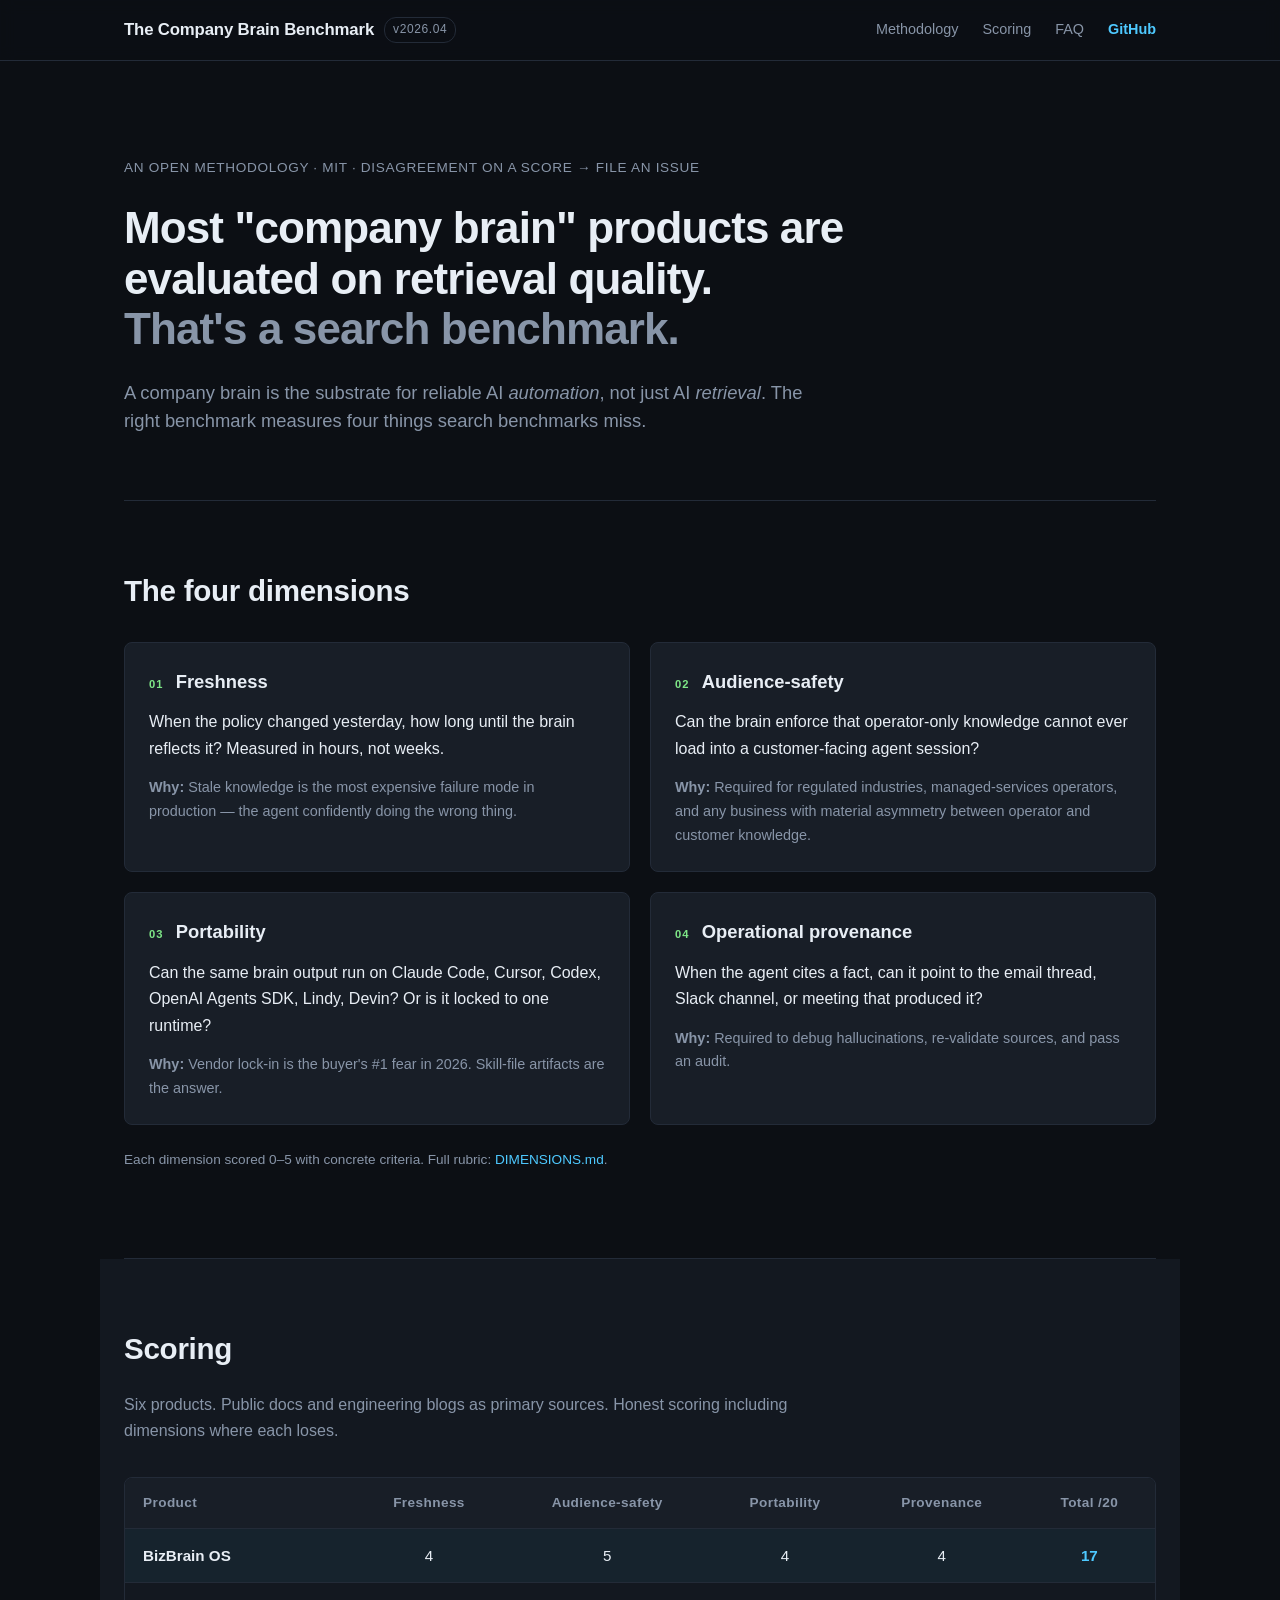
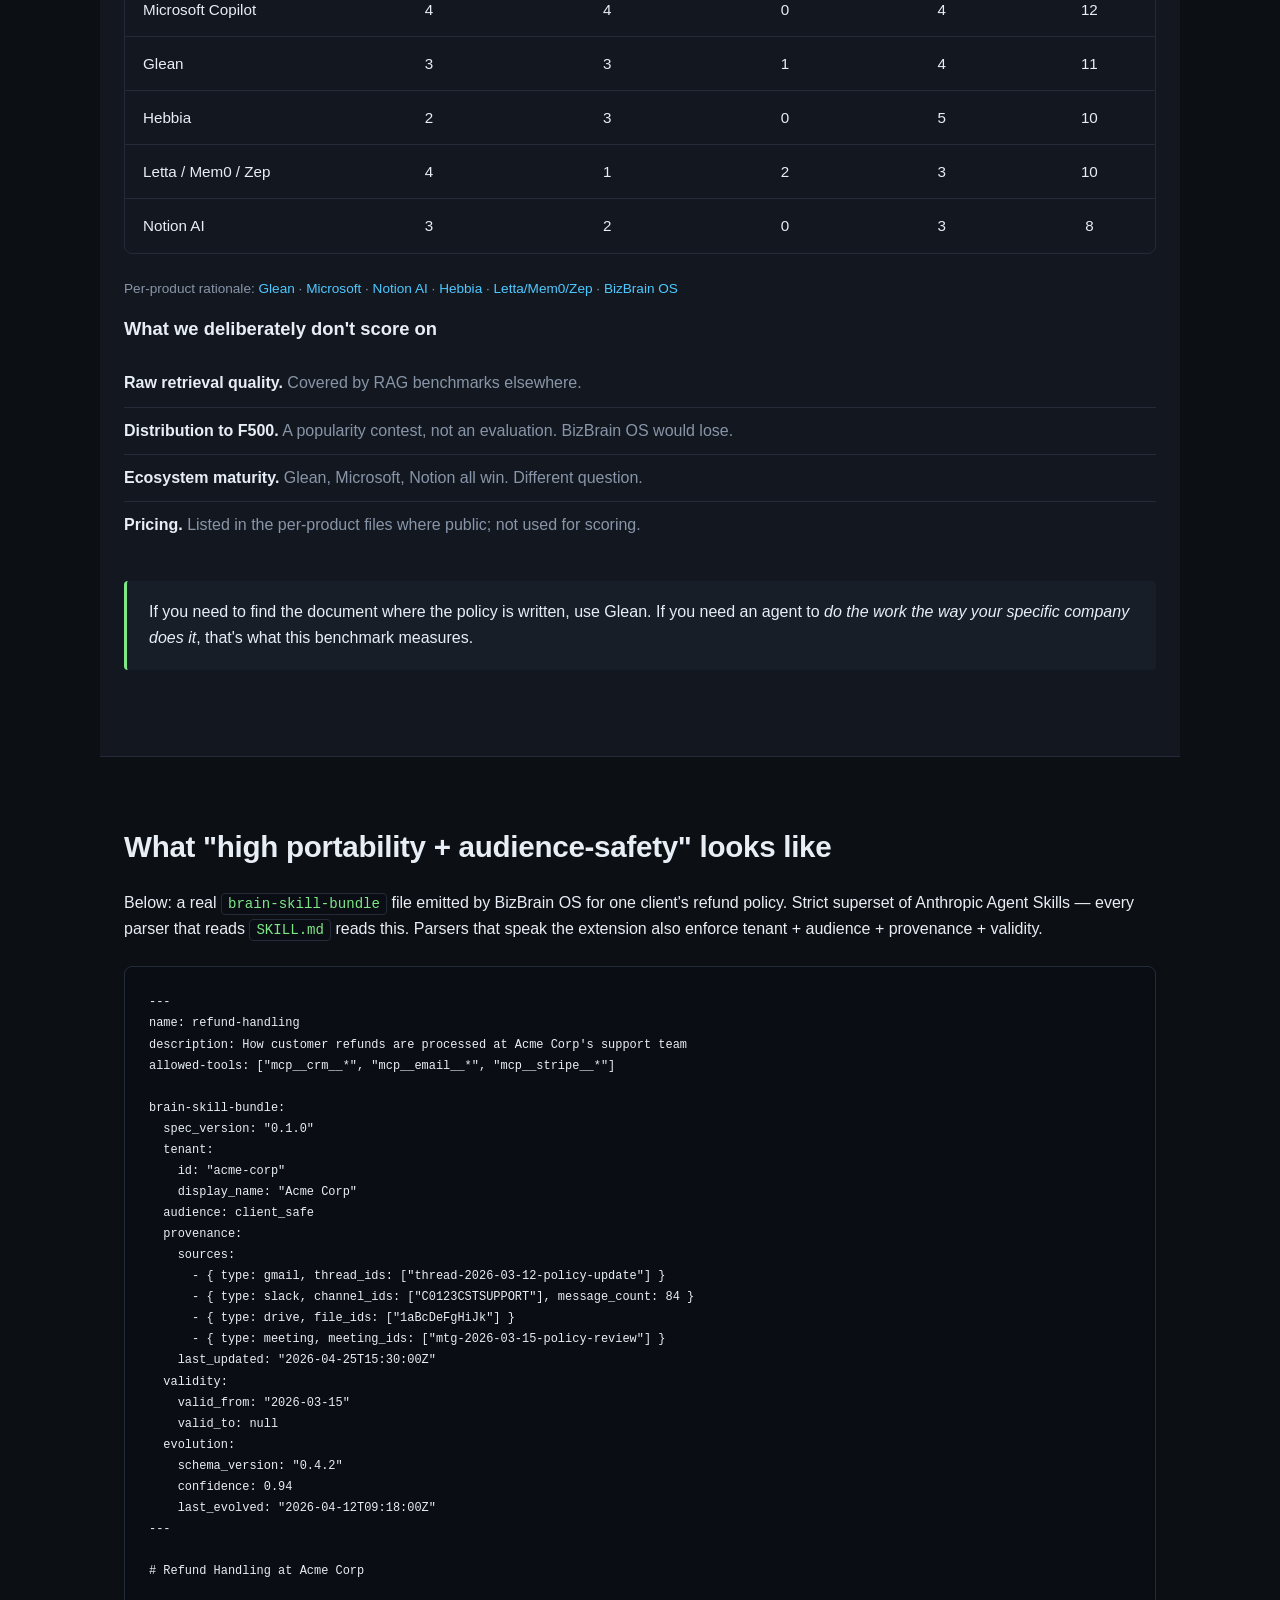
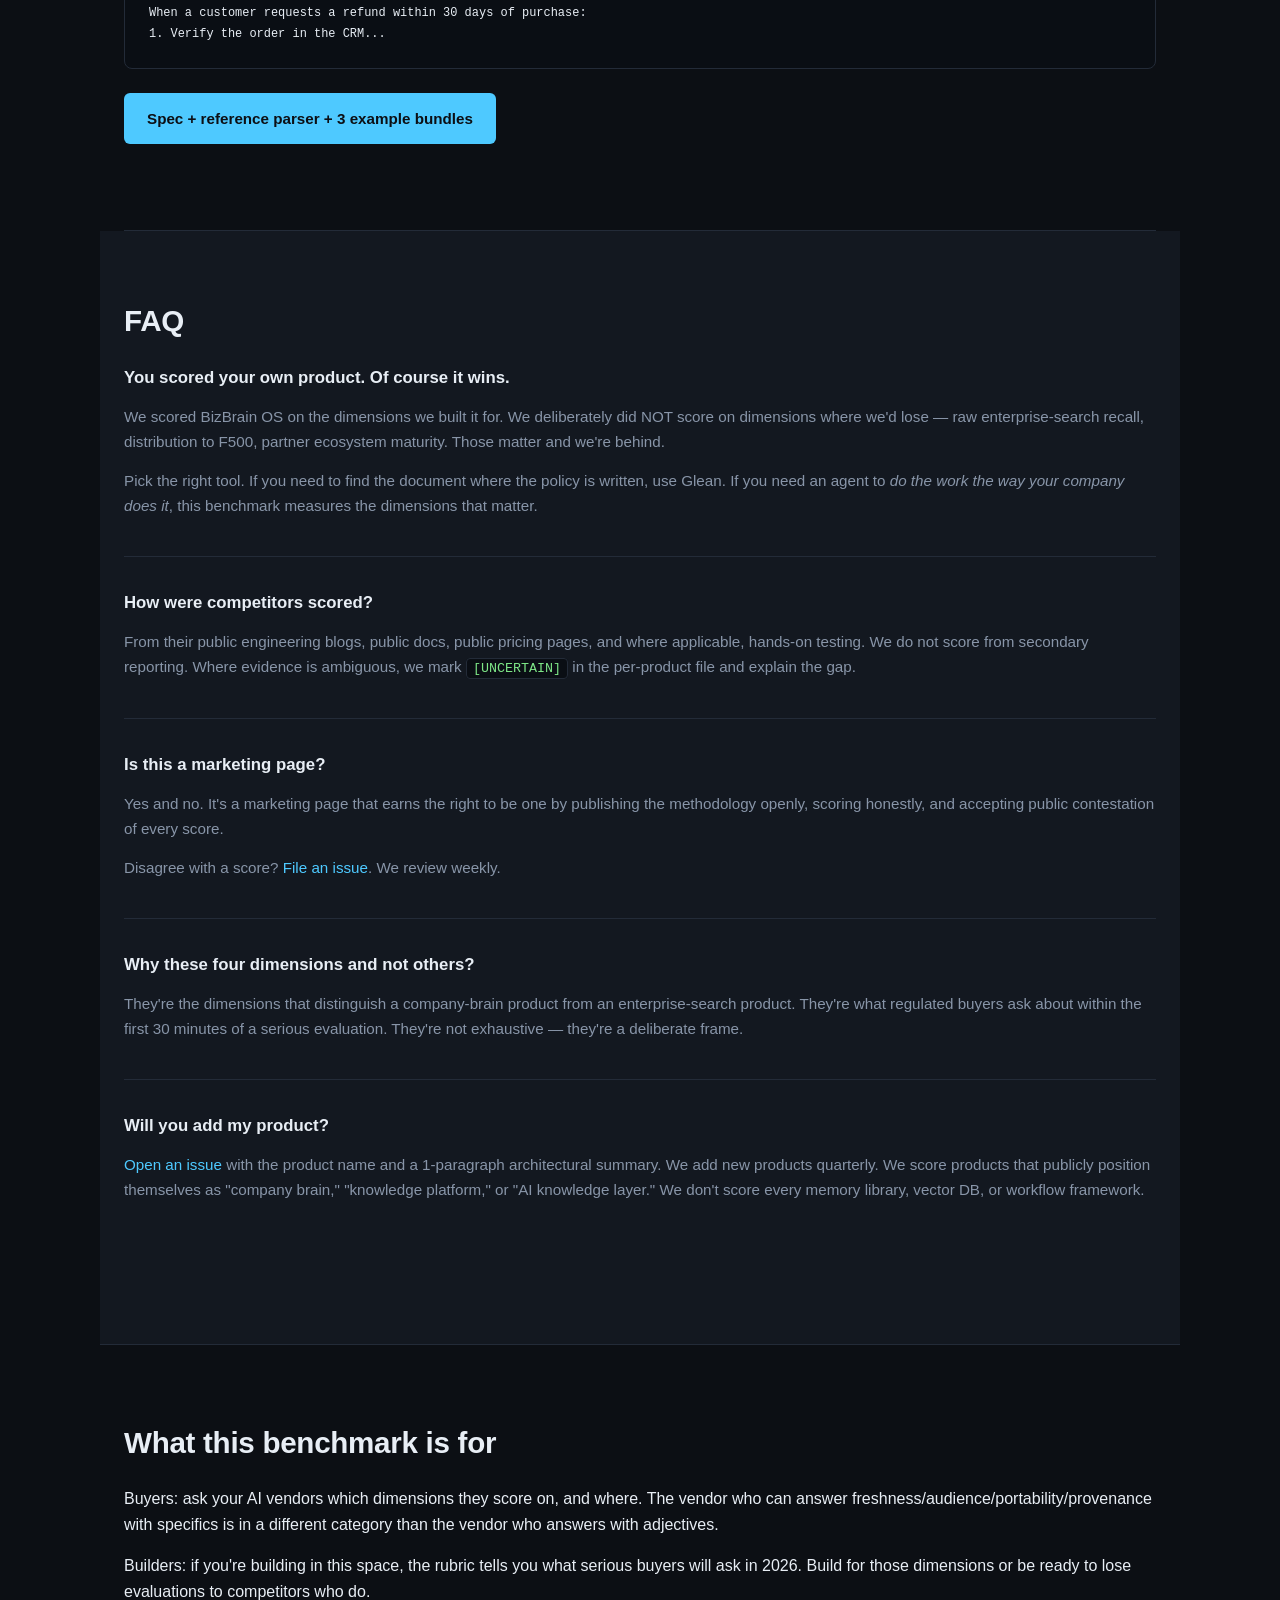
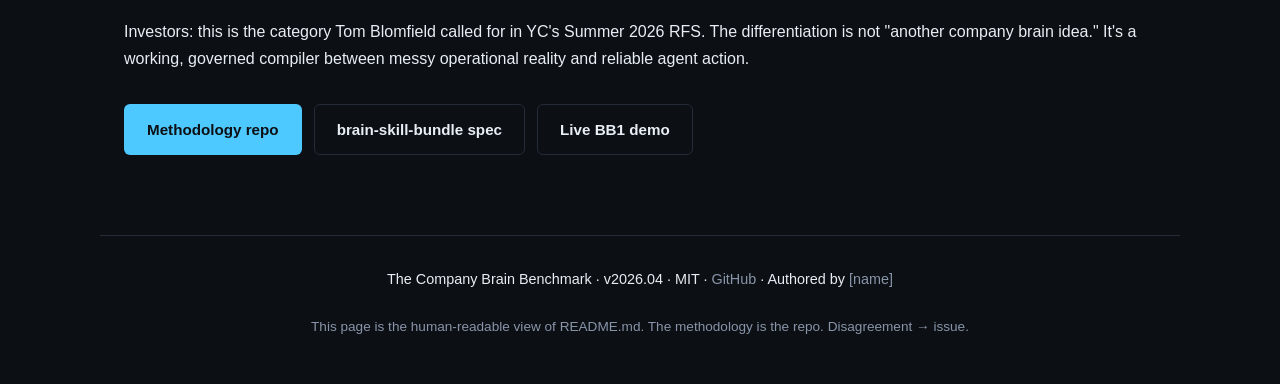
<file: page/index.html>
<!DOCTYPE html>
<html lang="en">
<head>
  <meta charset="UTF-8">
  <meta name="viewport" content="width=device-width, initial-scale=1.0">
  <title>The Company Brain Benchmark — Methodology + Honest Scoring</title>
  <meta name="description" content="An open methodology for evaluating company-brain products on freshness, audience-safety, portability, and operational provenance. MIT licensed.">

  <meta property="og:type" content="website">
  <meta property="og:title" content="The Company Brain Benchmark">
  <meta property="og:description" content="Open methodology for evaluating company-brain products on the dimensions search benchmarks miss.">
  <meta property="og:url" content="https://companybrain.report">

  <meta name="twitter:card" content="summary_large_image">
  <meta name="twitter:title" content="The Company Brain Benchmark">
  <meta name="twitter:description" content="Open methodology + honest scoring of Glean, Notion, Microsoft, Hebbia, Letta/Mem0/Zep, and BizBrain OS.">

  <link rel="icon" type="image/svg+xml" href="favicon.svg">
  <link rel="stylesheet" href="styles.css">
</head>
<body>
  <header>
    <nav>
      <span class="brand">The Company Brain Benchmark <span class="version">v2026.04</span></span>
      <a href="#methodology" class="nav-link">Methodology</a>
      <a href="#scoring" class="nav-link">Scoring</a>
      <a href="#faq" class="nav-link">FAQ</a>
      <a href="https://github.com/TechIntegrationLabs/brain-skill-bundle" class="nav-link primary">GitHub</a>
    </nav>
  </header>

  <main>
    <section class="hero">
      <p class="kicker">An open methodology · MIT · Disagreement on a score → file an issue</p>
      <h1>Most "company brain" products are evaluated on retrieval quality.<br><span class="dim">That's a search benchmark.</span></h1>
      <p class="tagline">A company brain is the substrate for reliable AI <em>automation</em>, not just AI <em>retrieval</em>. The right benchmark measures four things search benchmarks miss.</p>
    </section>

    <section id="methodology" class="content">
      <h2>The four dimensions</h2>

      <div class="dimensions">
        <article class="dim-card">
          <h3><span class="num">01</span> Freshness</h3>
          <p>When the policy changed yesterday, how long until the brain reflects it? Measured in hours, not weeks.</p>
          <p class="why"><strong>Why:</strong> Stale knowledge is the most expensive failure mode in production — the agent confidently doing the wrong thing.</p>
        </article>

        <article class="dim-card">
          <h3><span class="num">02</span> Audience-safety</h3>
          <p>Can the brain enforce that operator-only knowledge cannot ever load into a customer-facing agent session?</p>
          <p class="why"><strong>Why:</strong> Required for regulated industries, managed-services operators, and any business with material asymmetry between operator and customer knowledge.</p>
        </article>

        <article class="dim-card">
          <h3><span class="num">03</span> Portability</h3>
          <p>Can the same brain output run on Claude Code, Cursor, Codex, OpenAI Agents SDK, Lindy, Devin? Or is it locked to one runtime?</p>
          <p class="why"><strong>Why:</strong> Vendor lock-in is the buyer's #1 fear in 2026. Skill-file artifacts are the answer.</p>
        </article>

        <article class="dim-card">
          <h3><span class="num">04</span> Operational provenance</h3>
          <p>When the agent cites a fact, can it point to the email thread, Slack channel, or meeting that produced it?</p>
          <p class="why"><strong>Why:</strong> Required to debug hallucinations, re-validate sources, and pass an audit.</p>
        </article>
      </div>

      <p class="micro">Each dimension scored 0–5 with concrete criteria. Full rubric: <a href="https://github.com/TechIntegrationLabs/brain-skill-bundle/blob/main/DIMENSIONS.md">DIMENSIONS.md</a>.</p>
    </section>

    <section id="scoring" class="content alt">
      <h2>Scoring</h2>
      <p class="lead">Six products. Public docs and engineering blogs as primary sources. Honest scoring including dimensions where each loses.</p>

      <div class="table-wrap">
        <table class="scoring-table">
          <thead>
            <tr>
              <th>Product</th>
              <th>Freshness</th>
              <th>Audience-safety</th>
              <th>Portability</th>
              <th>Provenance</th>
              <th>Total /20</th>
            </tr>
          </thead>
          <tbody>
            <tr class="self">
              <td><strong>BizBrain OS</strong></td>
              <td>4</td>
              <td>5</td>
              <td>4</td>
              <td>4</td>
              <td><strong>17</strong></td>
            </tr>
            <tr>
              <td>Microsoft Copilot</td>
              <td>4</td>
              <td>4</td>
              <td>0</td>
              <td>4</td>
              <td>12</td>
            </tr>
            <tr>
              <td>Glean</td>
              <td>3</td>
              <td>3</td>
              <td>1</td>
              <td>4</td>
              <td>11</td>
            </tr>
            <tr>
              <td>Hebbia</td>
              <td>2</td>
              <td>3</td>
              <td>0</td>
              <td>5</td>
              <td>10</td>
            </tr>
            <tr>
              <td>Letta / Mem0 / Zep</td>
              <td>4</td>
              <td>1</td>
              <td>2</td>
              <td>3</td>
              <td>10</td>
            </tr>
            <tr>
              <td>Notion AI</td>
              <td>3</td>
              <td>2</td>
              <td>0</td>
              <td>3</td>
              <td>8</td>
            </tr>
          </tbody>
        </table>
      </div>

      <p class="micro">Per-product rationale: <a href="https://github.com/TechIntegrationLabs/company-brain-benchmark/blob/main/scoring/glean.md">Glean</a> · <a href="https://github.com/TechIntegrationLabs/company-brain-benchmark/blob/main/scoring/microsoft-copilot.md">Microsoft</a> · <a href="https://github.com/TechIntegrationLabs/company-brain-benchmark/blob/main/scoring/notion-ai.md">Notion AI</a> · <a href="https://github.com/TechIntegrationLabs/company-brain-benchmark/blob/main/scoring/hebbia.md">Hebbia</a> · <a href="https://github.com/TechIntegrationLabs/company-brain-benchmark/blob/main/scoring/memory-libraries.md">Letta/Mem0/Zep</a> · <a href="https://github.com/TechIntegrationLabs/company-brain-benchmark/blob/main/scoring/bizbrain-os.md">BizBrain OS</a></p>

      <h3>What we deliberately don't score on</h3>
      <ul class="caveat-list">
        <li><strong>Raw retrieval quality.</strong> Covered by RAG benchmarks elsewhere.</li>
        <li><strong>Distribution to F500.</strong> A popularity contest, not an evaluation. BizBrain OS would lose.</li>
        <li><strong>Ecosystem maturity.</strong> Glean, Microsoft, Notion all win. Different question.</li>
        <li><strong>Pricing.</strong> Listed in the per-product files where public; not used for scoring.</li>
      </ul>

      <p class="callout">If you need to find the document where the policy is written, use Glean. If you need an agent to <em>do the work the way your specific company does it</em>, that's what this benchmark measures.</p>
    </section>

    <section id="example" class="content">
      <h2>What "high portability + audience-safety" looks like</h2>
      <p>Below: a real <code>brain-skill-bundle</code> file emitted by BizBrain OS for one client's refund policy. Strict superset of Anthropic Agent Skills — every parser that reads <code>SKILL.md</code> reads this. Parsers that speak the extension also enforce tenant + audience + provenance + validity.</p>

      <pre><code>---
name: refund-handling
description: How customer refunds are processed at Acme Corp's support team
allowed-tools: ["mcp__crm__*", "mcp__email__*", "mcp__stripe__*"]

brain-skill-bundle:
  spec_version: "0.1.0"
  tenant:
    id: "acme-corp"
    display_name: "Acme Corp"
  audience: client_safe
  provenance:
    sources:
      - { type: gmail, thread_ids: ["thread-2026-03-12-policy-update"] }
      - { type: slack, channel_ids: ["C0123CSTSUPPORT"], message_count: 84 }
      - { type: drive, file_ids: ["1aBcDeFgHiJk"] }
      - { type: meeting, meeting_ids: ["mtg-2026-03-15-policy-review"] }
    last_updated: "2026-04-25T15:30:00Z"
  validity:
    valid_from: "2026-03-15"
    valid_to: null
  evolution:
    schema_version: "0.4.2"
    confidence: 0.94
    last_evolved: "2026-04-12T09:18:00Z"
---

# Refund Handling at Acme Corp

When a customer requests a refund within 30 days of purchase:
1. Verify the order in the CRM...
</code></pre>

      <p><a href="https://github.com/TechIntegrationLabs/brain-skill-bundle" class="cta primary">Spec + reference parser + 3 example bundles</a></p>
    </section>

    <section id="faq" class="content alt">
      <h2>FAQ</h2>

      <div class="faq">
        <h3>You scored your own product. Of course it wins.</h3>
        <p>We scored BizBrain OS on the dimensions we built it for. We deliberately did NOT score on dimensions where we'd lose — raw enterprise-search recall, distribution to F500, partner ecosystem maturity. Those matter and we're behind.</p>
        <p>Pick the right tool. If you need to find the document where the policy is written, use Glean. If you need an agent to <em>do the work the way your company does it</em>, this benchmark measures the dimensions that matter.</p>
      </div>

      <div class="faq">
        <h3>How were competitors scored?</h3>
        <p>From their public engineering blogs, public docs, public pricing pages, and where applicable, hands-on testing. We do not score from secondary reporting. Where evidence is ambiguous, we mark <code>[UNCERTAIN]</code> in the per-product file and explain the gap.</p>
      </div>

      <div class="faq">
        <h3>Is this a marketing page?</h3>
        <p>Yes and no. It's a marketing page that earns the right to be one by publishing the methodology openly, scoring honestly, and accepting public contestation of every score.</p>
        <p>Disagree with a score? <a href="https://github.com/TechIntegrationLabs/brain-skill-bundle/issues/new">File an issue</a>. We review weekly.</p>
      </div>

      <div class="faq">
        <h3>Why these four dimensions and not others?</h3>
        <p>They're the dimensions that distinguish a company-brain product from an enterprise-search product. They're what regulated buyers ask about within the first 30 minutes of a serious evaluation. They're not exhaustive — they're a deliberate frame.</p>
      </div>

      <div class="faq">
        <h3>Will you add my product?</h3>
        <p><a href="https://github.com/TechIntegrationLabs/brain-skill-bundle/issues/new">Open an issue</a> with the product name and a 1-paragraph architectural summary. We add new products quarterly. We score products that publicly position themselves as "company brain," "knowledge platform," or "AI knowledge layer." We don't score every memory library, vector DB, or workflow framework.</p>
      </div>
    </section>

    <section class="footer-cta content">
      <h2>What this benchmark is for</h2>
      <p>Buyers: ask your AI vendors which dimensions they score on, and where. The vendor who can answer freshness/audience/portability/provenance with specifics is in a different category than the vendor who answers with adjectives.</p>
      <p>Builders: if you're building in this space, the rubric tells you what serious buyers will ask in 2026. Build for those dimensions or be ready to lose evaluations to competitors who do.</p>
      <p>Investors: this is the category Tom Blomfield called for in YC's Summer 2026 RFS. The differentiation is not "another company brain idea." It's a working, governed compiler between messy operational reality and reliable agent action.</p>

      <div class="cta-row">
        <a href="https://github.com/TechIntegrationLabs/brain-skill-bundle" class="cta primary">Methodology repo</a>
        <a href="https://github.com/TechIntegrationLabs/brain-skill-bundle" class="cta secondary">brain-skill-bundle spec</a>
        <a href="https://bizbrain.dev" class="cta secondary">Live BB1 demo</a>
      </div>
    </section>
  </main>

  <footer>
    <p>The Company Brain Benchmark · v2026.04 · MIT · <a href="https://github.com/TechIntegrationLabs/brain-skill-bundle">GitHub</a> · Authored by <a href="will@bizbrain-os.com">[name]</a></p>
    <p class="micro">This page is the human-readable view of <a href="https://github.com/TechIntegrationLabs/brain-skill-bundle/blob/main/README.md">README.md</a>. The methodology is the repo. Disagreement → <a href="https://github.com/TechIntegrationLabs/brain-skill-bundle/issues/new">issue</a>.</p>
  </footer>
</body>
</html>
</file>
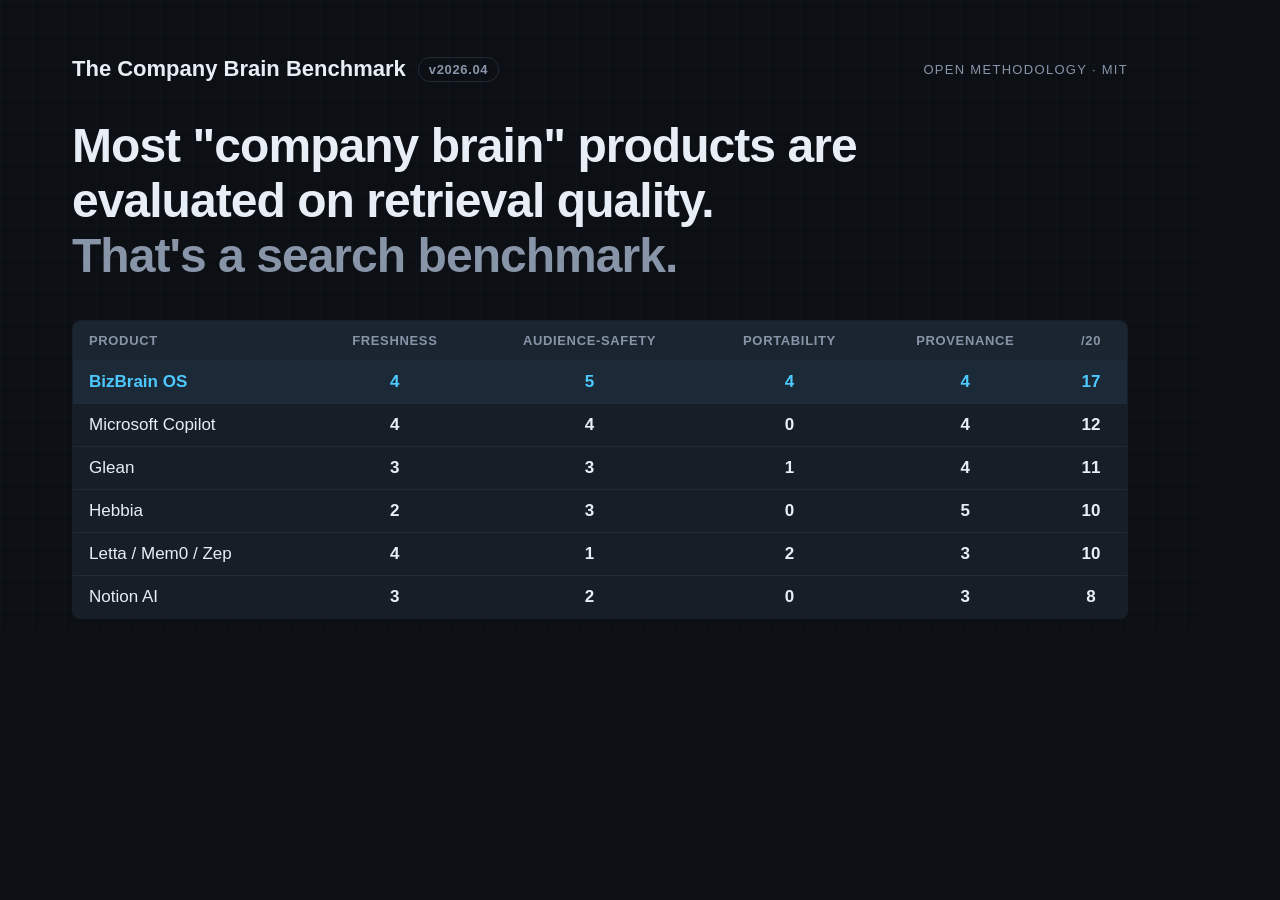
<file: page/og/og-card.html>
<!DOCTYPE html>
<html lang="en">
<head>
<meta charset="UTF-8">
<title>OG Card — Company Brain Benchmark</title>
<style>
  * { margin: 0; padding: 0; box-sizing: border-box; }
  html, body { width: 1200px; height: 630px; overflow: hidden; }
  body {
    background: #0c0f14;
    color: #e8eef5;
    font-family: -apple-system, BlinkMacSystemFont, "Segoe UI", "Inter", Helvetica, Arial, sans-serif;
    -webkit-font-smoothing: antialiased;
    padding: 56px 72px;
    display: flex;
    flex-direction: column;
    gap: 36px;
    position: relative;
    overflow: hidden;
  }
  body::before {
    content: "";
    position: absolute;
    inset: 0;
    background-image: linear-gradient(to right, rgba(78, 201, 255, 0.025) 1px, transparent 1px),
                       linear-gradient(to bottom, rgba(78, 201, 255, 0.025) 1px, transparent 1px);
    background-size: 32px 32px;
    pointer-events: none;
  }

  .top {
    display: flex;
    justify-content: space-between;
    align-items: center;
    position: relative;
    z-index: 1;
  }
  .brand {
    font-weight: 700;
    font-size: 22px;
    display: flex;
    align-items: center;
    gap: 12px;
  }
  .version {
    font-size: 13px;
    color: #8895a8;
    border: 1px solid #232b38;
    padding: 4px 10px;
    border-radius: 12px;
    letter-spacing: 0.05em;
  }
  .badge {
    font-size: 13px;
    color: #8895a8;
    letter-spacing: 0.1em;
    text-transform: uppercase;
  }

  .head {
    position: relative;
    z-index: 1;
    display: flex;
    flex-direction: column;
    gap: 16px;
  }
  h1 {
    font-size: 48px;
    line-height: 1.15;
    font-weight: 700;
    letter-spacing: -0.02em;
    max-width: 1000px;
  }
  h1 .dim { color: #8895a8; font-weight: 600; }

  table {
    border-collapse: collapse;
    width: 100%;
    font-size: 17px;
    background: #181e27;
    border: 1px solid #232b38;
    border-radius: 8px;
    overflow: hidden;
    position: relative;
    z-index: 1;
  }
  th {
    background: rgba(78, 201, 255, 0.04);
    color: #8895a8;
    font-weight: 600;
    font-size: 13px;
    text-transform: uppercase;
    letter-spacing: 0.05em;
    padding: 12px 16px;
    text-align: left;
    border-bottom: 1px solid #232b38;
  }
  th:not(:first-child) { text-align: center; }
  td {
    padding: 11px 16px;
    border-bottom: 1px solid #232b38;
    color: #e8eef5;
  }
  td:not(:first-child) {
    text-align: center;
    font-variant-numeric: tabular-nums;
    font-weight: 600;
  }
  tr:last-child td { border-bottom: none; }
  tr.self { background: rgba(78, 201, 255, 0.07); }
  tr.self td { color: #4ec9ff; }
  tr.self td:first-child { font-weight: 700; }
</style>
</head>
<body>
  <div class="top">
    <div class="brand">
      The Company Brain Benchmark
      <span class="version">v2026.04</span>
    </div>
    <div class="badge">Open methodology · MIT</div>
  </div>

  <div class="head">
    <h1>Most "company brain" products are evaluated on retrieval quality.<br><span class="dim">That's a search benchmark.</span></h1>
  </div>

  <table>
    <thead>
      <tr>
        <th>Product</th>
        <th>Freshness</th>
        <th>Audience-safety</th>
        <th>Portability</th>
        <th>Provenance</th>
        <th>/20</th>
      </tr>
    </thead>
    <tbody>
      <tr class="self"><td>BizBrain OS</td><td>4</td><td>5</td><td>4</td><td>4</td><td>17</td></tr>
      <tr><td>Microsoft Copilot</td><td>4</td><td>4</td><td>0</td><td>4</td><td>12</td></tr>
      <tr><td>Glean</td><td>3</td><td>3</td><td>1</td><td>4</td><td>11</td></tr>
      <tr><td>Hebbia</td><td>2</td><td>3</td><td>0</td><td>5</td><td>10</td></tr>
      <tr><td>Letta / Mem0 / Zep</td><td>4</td><td>1</td><td>2</td><td>3</td><td>10</td></tr>
      <tr><td>Notion AI</td><td>3</td><td>2</td><td>0</td><td>3</td><td>8</td></tr>
    </tbody>
  </table>
</body>
</html>
</file>
<file: page/styles.css>
/* Company Brain Benchmark — analytical, serious, dark theme. No purple. */

* {
  box-sizing: border-box;
  margin: 0;
  padding: 0;
}

:root {
  --bg: #0c0f14;
  --bg-alt: #131820;
  --bg-card: #181e27;
  --text: #e8eef5;
  --muted: #8895a8;
  --accent: #4ec9ff;
  --accent-2: #7ee787;
  --accent-3: #f0a661;
  --warn: #f0a661;
  --border: #232b38;
  --code-bg: #0a0e14;
  --max-width: 1080px;
}

html {
  scroll-behavior: smooth;
}

body {
  background: var(--bg);
  color: var(--text);
  font-family: -apple-system, BlinkMacSystemFont, "Segoe UI", "Inter", Helvetica, Arial, sans-serif;
  font-size: 16px;
  line-height: 1.65;
  -webkit-font-smoothing: antialiased;
}

header {
  border-bottom: 1px solid var(--border);
  background: rgba(12, 15, 20, 0.85);
  backdrop-filter: blur(8px);
  position: sticky;
  top: 0;
  z-index: 10;
}

nav {
  max-width: var(--max-width);
  margin: 0 auto;
  padding: 16px 24px;
  display: flex;
  align-items: center;
  gap: 24px;
  flex-wrap: wrap;
}

.brand {
  font-weight: 700;
  font-size: 1.05rem;
  letter-spacing: -0.01em;
  margin-right: auto;
  display: flex;
  align-items: center;
  gap: 10px;
}

.version {
  font-size: 0.75rem;
  color: var(--muted);
  font-weight: 400;
  letter-spacing: 0.05em;
  border: 1px solid var(--border);
  padding: 2px 8px;
  border-radius: 12px;
}

.nav-link {
  color: var(--muted);
  text-decoration: none;
  font-size: 0.9rem;
  transition: color 0.15s ease;
}

.nav-link:hover { color: var(--text); }
.nav-link.primary { color: var(--accent); font-weight: 600; }

main {
  max-width: var(--max-width);
  margin: 0 auto;
  padding: 0 24px;
}

section {
  padding: 72px 0;
  border-bottom: 1px solid var(--border);
}

section:last-of-type {
  border-bottom: none;
}

.hero {
  padding-top: 96px;
  padding-bottom: 64px;
}

.kicker {
  font-size: 0.85rem;
  color: var(--muted);
  letter-spacing: 0.05em;
  text-transform: uppercase;
  margin-bottom: 24px;
}

h1 {
  font-size: clamp(1.75rem, 4vw, 2.75rem);
  line-height: 1.15;
  letter-spacing: -0.02em;
  font-weight: 700;
  margin-bottom: 24px;
  max-width: 880px;
}

h1 .dim {
  color: var(--muted);
  font-weight: 600;
}

h2 {
  font-size: clamp(1.4rem, 2.5vw, 1.85rem);
  line-height: 1.25;
  letter-spacing: -0.01em;
  margin-bottom: 24px;
  font-weight: 700;
}

h3 {
  font-size: 1.15rem;
  font-weight: 600;
  margin-bottom: 12px;
  display: flex;
  align-items: baseline;
  gap: 12px;
}

h3 .num {
  font-size: 0.7rem;
  color: var(--accent-2);
  letter-spacing: 0.1em;
  font-weight: 700;
}

p {
  color: var(--text);
  margin-bottom: 14px;
}

p.tagline {
  font-size: clamp(1rem, 1.6vw, 1.15rem);
  color: var(--muted);
  max-width: 680px;
  margin-bottom: 0;
  line-height: 1.55;
}

p.lead {
  color: var(--muted);
  margin-bottom: 32px;
  max-width: 720px;
}

p.micro {
  font-size: 0.85rem;
  color: var(--muted);
  margin-top: 24px;
}

p.why {
  font-size: 0.9rem;
  color: var(--muted);
  margin-top: 12px;
  margin-bottom: 0;
}

p.callout {
  background: var(--bg-card);
  border-left: 3px solid var(--accent-2);
  padding: 18px 22px;
  margin-top: 32px;
  border-radius: 4px;
  color: var(--text);
}

a {
  color: var(--accent);
  text-decoration: none;
}

a:hover {
  text-decoration: underline;
}

code {
  background: var(--code-bg);
  padding: 2px 6px;
  border-radius: 4px;
  font-family: "SF Mono", Menlo, Monaco, Consolas, monospace;
  font-size: 0.88em;
  color: var(--accent-2);
  border: 1px solid var(--border);
}

pre {
  background: var(--code-bg);
  border: 1px solid var(--border);
  border-radius: 8px;
  padding: 24px;
  overflow-x: auto;
  margin: 24px 0;
  font-size: 0.85rem;
  line-height: 1.55;
}

pre code {
  background: none;
  padding: 0;
  border: none;
  color: var(--text);
}

.content.alt {
  background: var(--bg-alt);
  margin: 0 -24px;
  padding-left: 24px;
  padding-right: 24px;
}

.dimensions {
  display: grid;
  grid-template-columns: 1fr;
  gap: 20px;
  margin-top: 32px;
}

@media (min-width: 720px) {
  .dimensions {
    grid-template-columns: 1fr 1fr;
  }
}

.dim-card {
  background: var(--bg-card);
  border: 1px solid var(--border);
  border-radius: 8px;
  padding: 24px;
}

.table-wrap {
  overflow-x: auto;
  margin: 24px 0;
  border: 1px solid var(--border);
  border-radius: 8px;
}

.scoring-table {
  width: 100%;
  border-collapse: collapse;
  font-size: 0.95rem;
}

.scoring-table th {
  background: var(--bg-card);
  padding: 14px 18px;
  text-align: left;
  font-weight: 600;
  color: var(--muted);
  font-size: 0.85rem;
  letter-spacing: 0.03em;
  border-bottom: 1px solid var(--border);
}

.scoring-table th:not(:first-child) {
  text-align: center;
}

.scoring-table td {
  padding: 14px 18px;
  border-bottom: 1px solid var(--border);
}

.scoring-table td:not(:first-child) {
  text-align: center;
  font-variant-numeric: tabular-nums;
}

.scoring-table tr:last-child td {
  border-bottom: none;
}

.scoring-table tr.self {
  background: rgba(78, 201, 255, 0.06);
}

.scoring-table tr.self td:last-child {
  color: var(--accent);
}

.caveat-list {
  list-style: none;
  margin: 16px 0;
  padding: 0;
}

.caveat-list li {
  padding: 10px 0;
  border-bottom: 1px solid var(--border);
  color: var(--muted);
}

.caveat-list li strong {
  color: var(--text);
}

.caveat-list li:last-child {
  border-bottom: none;
}

.faq {
  margin-bottom: 32px;
  padding-bottom: 24px;
  border-bottom: 1px solid var(--border);
}

.faq:last-child {
  border-bottom: none;
}

.faq h3 {
  font-size: 1.05rem;
  margin-bottom: 12px;
  color: var(--text);
}

.faq p {
  color: var(--muted);
  font-size: 0.95rem;
}

.cta-row {
  display: flex;
  gap: 12px;
  flex-wrap: wrap;
  margin-top: 32px;
}

.cta {
  display: inline-block;
  padding: 12px 22px;
  border-radius: 6px;
  text-decoration: none;
  font-weight: 600;
  font-size: 0.95rem;
  transition: all 0.15s ease;
  border: 1px solid transparent;
}

.cta.primary {
  background: var(--accent);
  color: var(--bg);
}

.cta.primary:hover {
  background: #6dd4ff;
  text-decoration: none;
}

.cta.secondary {
  background: transparent;
  color: var(--text);
  border-color: var(--border);
}

.cta.secondary:hover {
  border-color: var(--muted);
  text-decoration: none;
}

.footer-cta {
  text-align: left;
  padding: 80px 0;
}

footer {
  border-top: 1px solid var(--border);
  padding: 32px 24px;
  text-align: center;
  color: var(--muted);
  font-size: 0.9rem;
  max-width: var(--max-width);
  margin: 0 auto;
}

footer a {
  color: var(--muted);
}

footer a:hover {
  color: var(--text);
}

@media (max-width: 600px) {
  nav { padding: 12px 18px; gap: 14px; }
  .nav-link { font-size: 0.82rem; }
  section { padding: 48px 0; }
  .hero { padding-top: 64px; }
  pre { font-size: 0.75rem; padding: 16px; }
}
</file>
